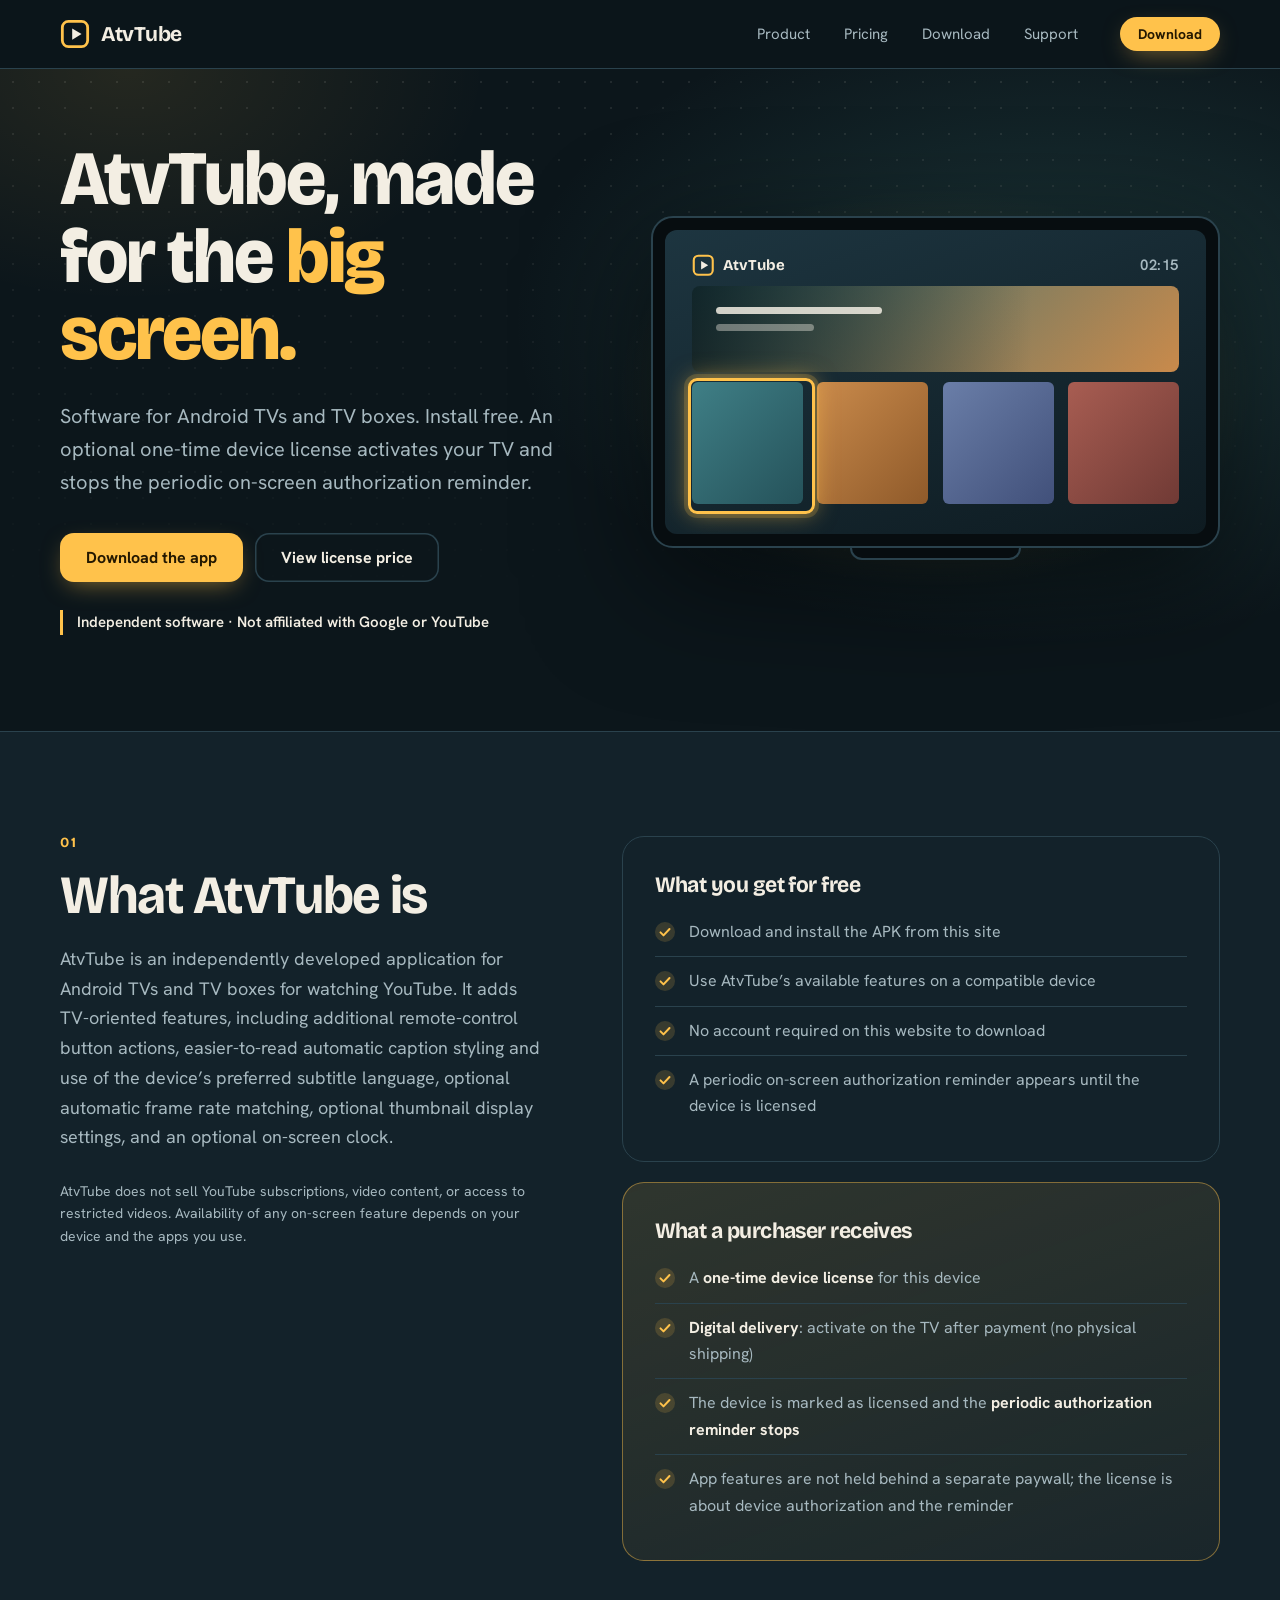
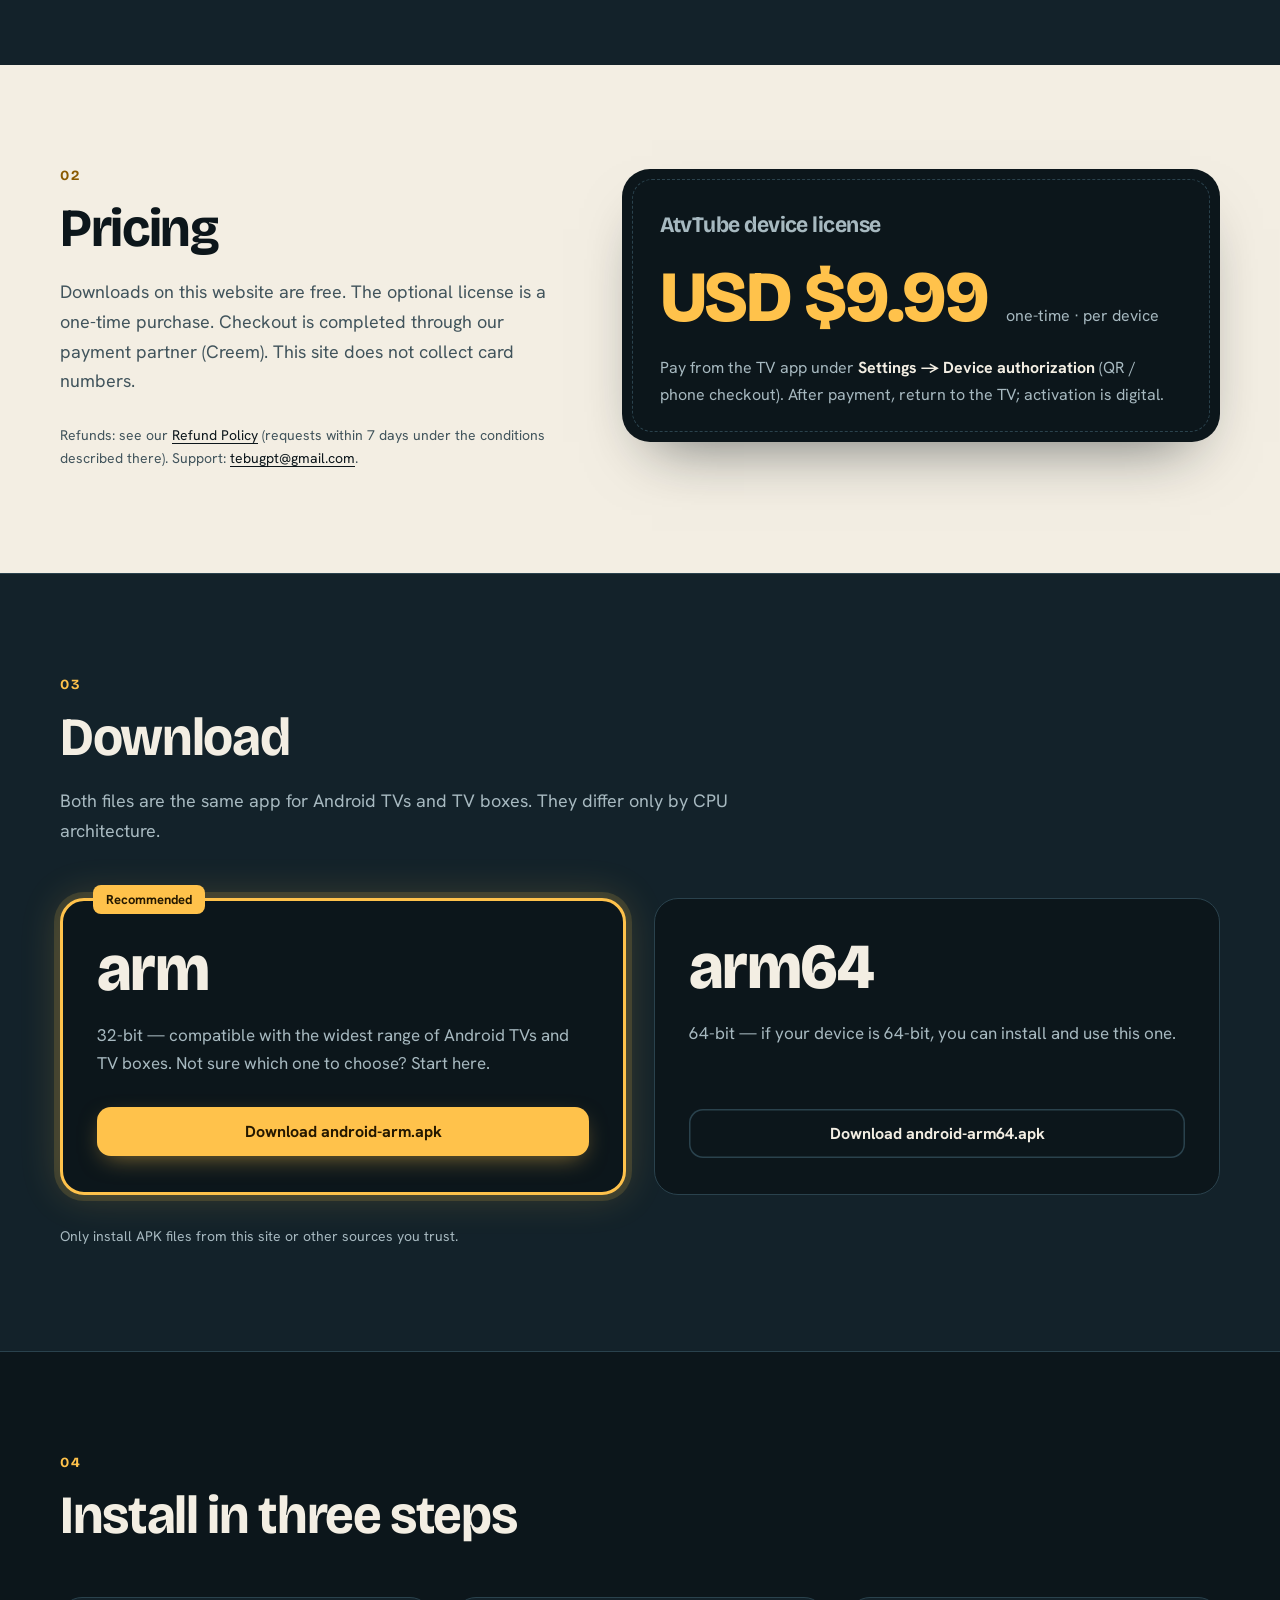
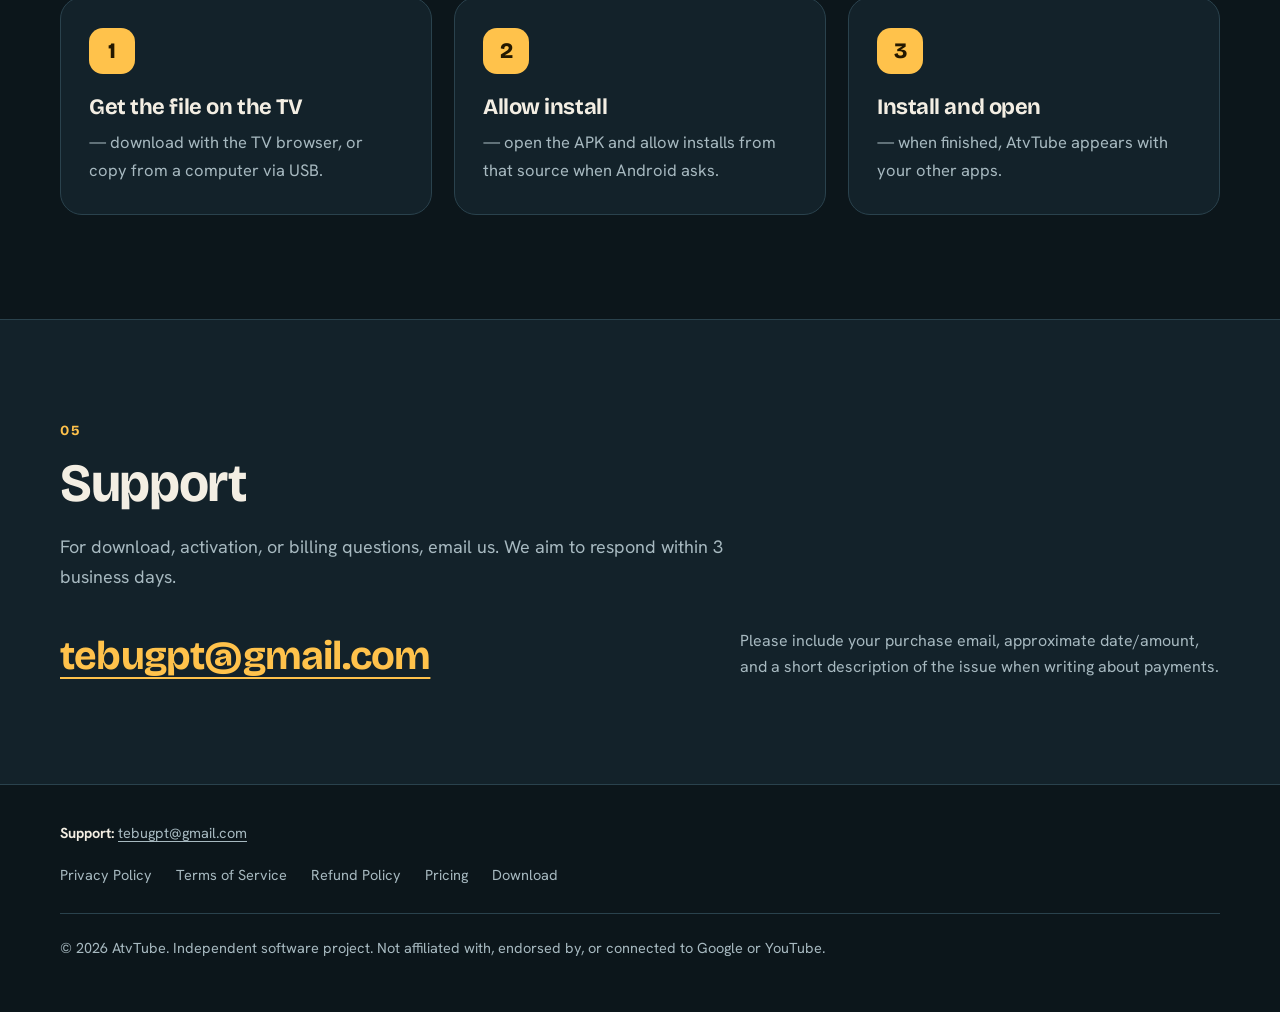
<file: index.html>
<!doctype html>
<html lang="en">
<head>
<meta charset="utf-8">
<meta name="viewport" content="width=device-width,initial-scale=1">
<meta name="theme-color" content="#0c161b">
<meta name="description" content="AtvTube is software for Android TV and TV boxes. Download free. Optional one-time device license stops the on-screen reminder. Support: tebugpt@gmail.com">
<meta property="og:title" content="AtvTube — Android TV software">
<meta property="og:type" content="website">
<meta property="og:url" content="https://atvtube.tubegpt.de5.net/">
<title>AtvTube — for Android TV and TV boxes</title>
<link rel="icon" href="assets/favicon.svg" type="image/svg+xml">
<link rel="preconnect" href="https://fonts.googleapis.com">
<link rel="preconnect" href="https://fonts.gstatic.com" crossorigin>
<link rel="stylesheet" href="https://fonts.googleapis.com/css2?family=Bricolage+Grotesque:opsz,wdth,wght@12..96,75..100,500..800&family=Hanken+Grotesk:wght@400;500;600;700&display=swap">
<link rel="stylesheet" href="assets/css/style.css">
<script src="assets/js/config.js" defer></script>
<script src="assets/js/site.js" defer></script>
</head>
<body>
<header class="site-header"><div class="wrap">
<a class="brand" href="#top" aria-label="AtvTube"><svg viewBox="0 0 64 64" aria-hidden="true"><rect x="5" y="5" width="54" height="54" rx="13" fill="none" stroke="#ffc24b" stroke-width="6"/><path d="M26 20v24l20-12z" fill="#f3eee3"/></svg>AtvTube</a>
<nav class="nav" aria-label="Main">
  <a href="#product">Product</a>
  <a href="#pricing">Pricing</a>
  <a href="#download">Download</a>
  <a href="#support">Support</a>
</nav>
<div class="header-tools">
  <a class="btn btn-focus btn-sm" href="#download">Download</a>
</div>
</div></header>

<main id="top">
<section class="hero"><div class="wrap">
<div>
  <h1>AtvTube, made for the <em>big screen.</em></h1>
  <p class="lead">Software for Android TVs and TV boxes. Install free. An optional one-time device license activates your TV and stops the periodic on-screen authorization reminder.</p>
  <div class="hero-actions">
    <a class="btn btn-focus" href="#download">Download the app</a>
    <a class="btn btn-line" href="#pricing">View license price</a>
  </div>
  <p class="hero-meta">Independent software · Not affiliated with Google or YouTube</p>
</div>
<div class="tv" aria-hidden="true">
  <div class="tv-bezel"><div class="tv-screen">
    <div class="tv-bar">
      <svg viewBox="0 0 64 64"><rect x="5" y="5" width="54" height="54" rx="13" fill="none" stroke="#ffc24b" stroke-width="6"/><path d="M26 20v24l20-12z" fill="#f3eee3"/></svg>AtvTube
      <span class="tv-clock" data-clock>20:45</span>
    </div>
    <div class="tv-feature"></div>
    <div class="tv-grid">
      <div class="tv-tiles"><span></span><span></span><span></span><span></span></div>
      <div class="tv-ring"></div>
    </div>
  </div></div>
  <div class="tv-stand"></div>
</div>
</div></section>

<section class="section band" id="product"><div class="wrap split">
  <div>
    <span class="num" aria-hidden="true">01</span>
    <h2>What AtvTube is</h2>
    <p class="lead-sm">AtvTube is an independently developed application for Android TVs and TV boxes for watching YouTube. It adds TV-oriented features, including additional remote-control button actions, easier-to-read automatic caption styling and use of the device’s preferred subtitle language, optional automatic frame rate matching, optional thumbnail display settings, and an optional on-screen clock.</p>
    <p class="disclaimer">AtvTube does not sell YouTube subscriptions, video content, or access to restricted videos. Availability of any on-screen feature depends on your device and the apps you use.</p>
  </div>
  <div class="stack">
    <div class="card">
      <h3>What you get for free</h3>
      <ul class="ticks">
        <li>Download and install the APK from this site</li>
        <li>Use AtvTube’s available features on a compatible device</li>
        <li>No account required on this website to download</li>
        <li>A periodic on-screen authorization reminder appears until the device is licensed</li>
      </ul>
    </div>
    <div class="card hl">
      <h3>What a purchaser receives</h3>
      <ul class="ticks">
        <li>A <strong>one-time device license</strong> for this device</li>
        <li><strong>Digital delivery</strong>: activate on the TV after payment (no physical shipping)</li>
        <li>The device is marked as licensed and the <strong>periodic authorization reminder stops</strong></li>
        <li>App features are not held behind a separate paywall; the license is about device authorization and the reminder</li>
      </ul>
    </div>
  </div>
</div></section>

<section class="section light" id="pricing"><div class="wrap split">
  <div>
    <span class="num" aria-hidden="true">02</span>
    <h2>Pricing</h2>
    <p class="lead-sm">Downloads on this website are free. The optional license is a one-time purchase. Checkout is completed through our payment partner (Creem). This site does not collect card numbers.</p>
    <p class="disclaimer">Refunds: see our <a href="refund.html">Refund Policy</a> (requests within 7 days under the conditions described there). Support: <a data-contact href="mailto:tebugpt@gmail.com"><span data-contact-text>tebugpt@gmail.com</span></a>.</p>
  </div>
  <div class="price-card">
    <h3>AtvTube device license</h3>
    <div class="price-box">
      <span class="amount" data-price>USD $9.99</span>
      <span class="note" data-price-note>one-time · per device</span>
    </div>
    <p>Pay from the TV app under <strong>Settings → Device authorization</strong> (QR / phone checkout). After payment, return to the TV; activation is digital.</p>
  </div>
</div></section>

<section class="section band" id="download"><div class="wrap">
  <span class="num" aria-hidden="true">03</span>
  <h2>Download</h2>
  <p class="lead-sm">Both files are the same app for Android TVs and TV boxes. They differ only by CPU architecture.</p>
  <div class="dl-grid">
    <div class="dl rec">
      <span class="dl-badge">Recommended</span>
      <h3>arm</h3>
      <p>32-bit — compatible with the widest range of Android TVs and TV boxes. Not sure which one to choose? Start here.</p>
      <a class="btn btn-focus" data-dl-arm href="https://github.com/92baby/AtvTube-Website/releases/latest/download/android-arm.apk">Download android-arm.apk</a>
    </div>
    <div class="dl">
      <h3>arm64</h3>
      <p>64-bit — if your device is 64-bit, you can install and use this one.</p>
      <a class="btn btn-line" data-dl-arm64 href="https://github.com/92baby/AtvTube-Website/releases/latest/download/android-arm64.apk">Download android-arm64.apk</a>
    </div>
  </div>
  <p class="disclaimer version" data-version-wrap hidden>Current package: <span data-version></span></p>
  <p class="disclaimer dl-note">Only install APK files from this site or other sources you trust.</p>
</div></section>

<section class="section" id="install"><div class="wrap">
  <span class="num" aria-hidden="true">04</span>
  <h2>Install in three steps</h2>
  <ol class="steps">
    <li><strong>Get the file on the TV</strong> — download with the TV browser, or copy from a computer via USB.</li>
    <li><strong>Allow install</strong> — open the APK and allow installs from that source when Android asks.</li>
    <li><strong>Install and open</strong> — when finished, AtvTube appears with your other apps.</li>
  </ol>
</div></section>

<section class="section band" id="support"><div class="wrap">
  <span class="num" aria-hidden="true">05</span>
  <h2>Support</h2>
  <p class="lead-sm">For download, activation, or billing questions, email us. We aim to respond within 3 business days.</p>
  <div class="support" style="margin-top:36px">
    <a class="mail" data-contact href="mailto:tebugpt@gmail.com"><span data-contact-text>tebugpt@gmail.com</span></a>
    <p class="aside">Please include your purchase email, approximate date/amount, and a short description of the issue when writing about payments.</p>
  </div>
</div></section>
</main>

<footer class="site-footer"><div class="wrap">
  <p><strong>Support:</strong> <a data-contact href="mailto:tebugpt@gmail.com"><span data-contact-text>tebugpt@gmail.com</span></a></p>
  <nav class="legal-nav" aria-label="Legal">
    <a href="privacy.html">Privacy Policy</a>
    <a href="terms.html">Terms of Service</a>
    <a href="refund.html">Refund Policy</a>
    <a href="#pricing">Pricing</a>
    <a href="#download">Download</a>
  </nav>
  <p class="copy">© <span data-year>2026</span> AtvTube. Independent software project. Not affiliated with, endorsed by, or connected to Google or YouTube.</p>
</div></footer>
</body>
</html>
</file>
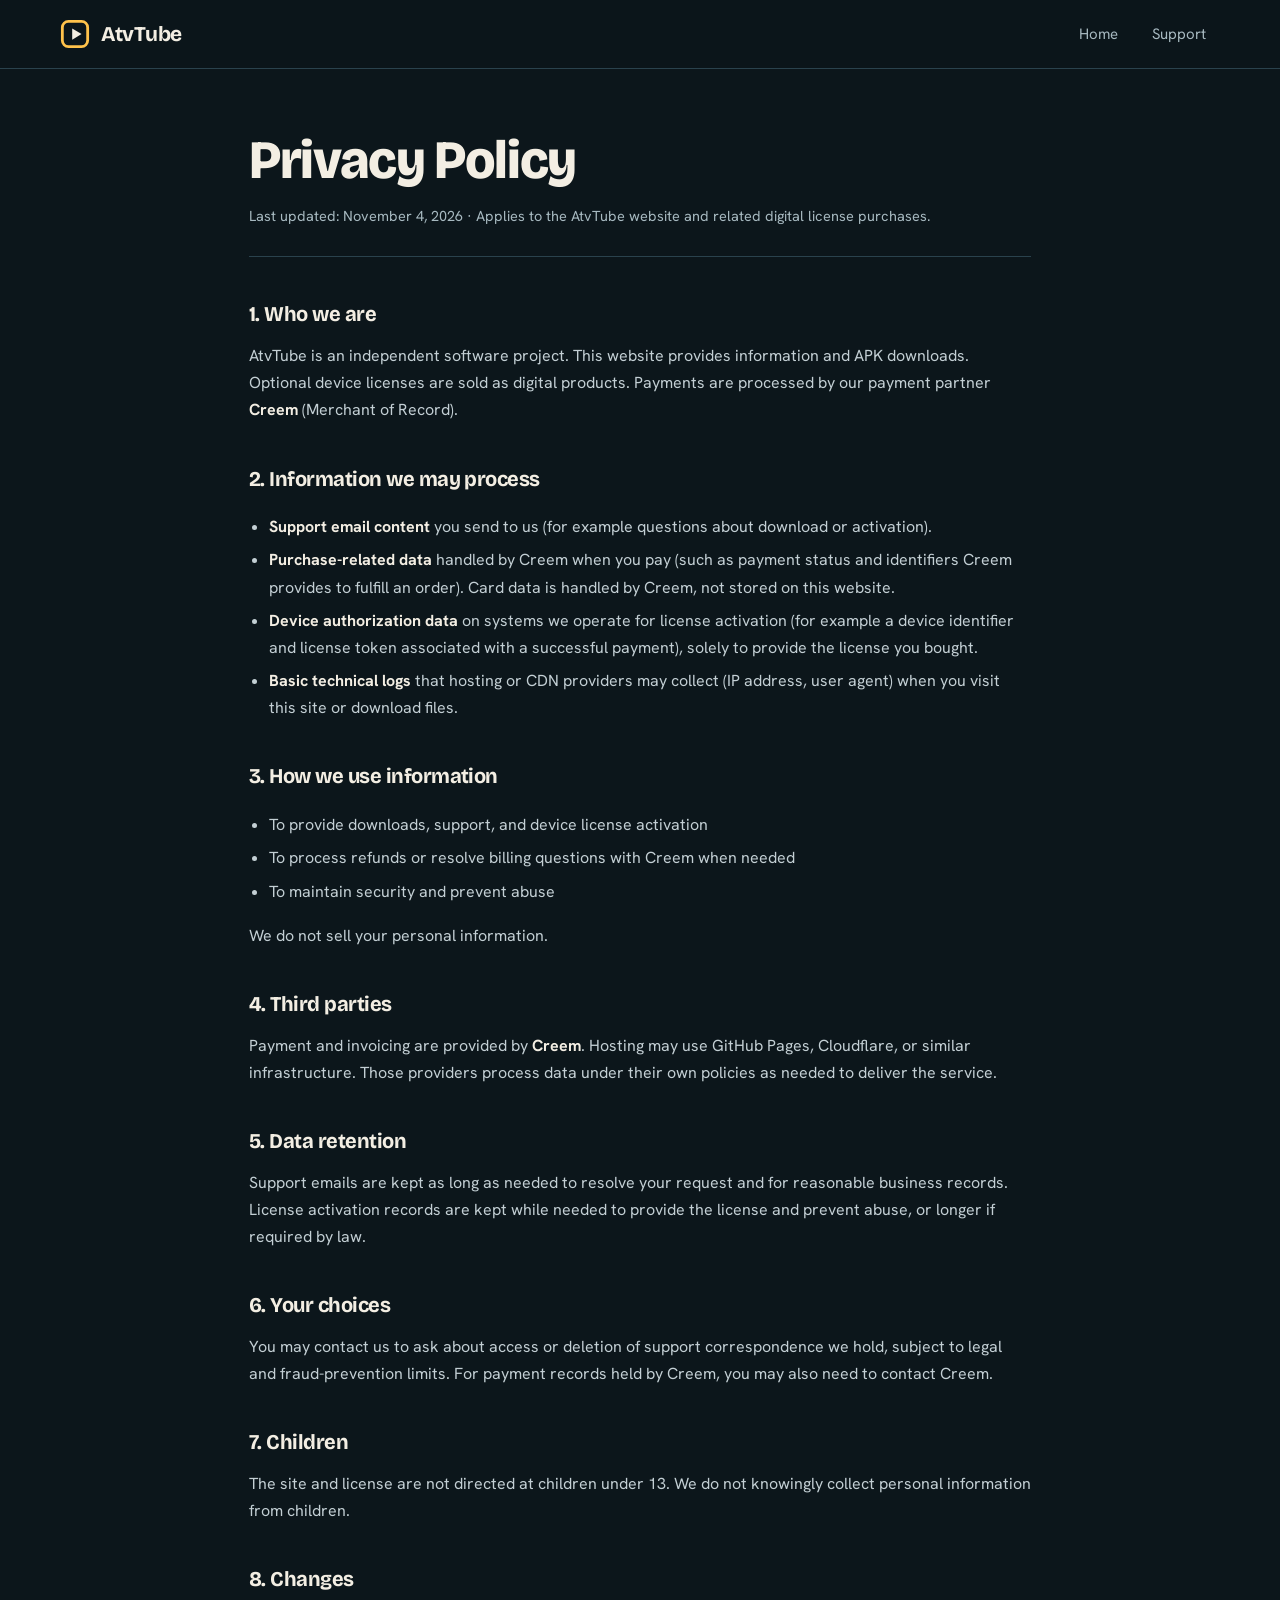
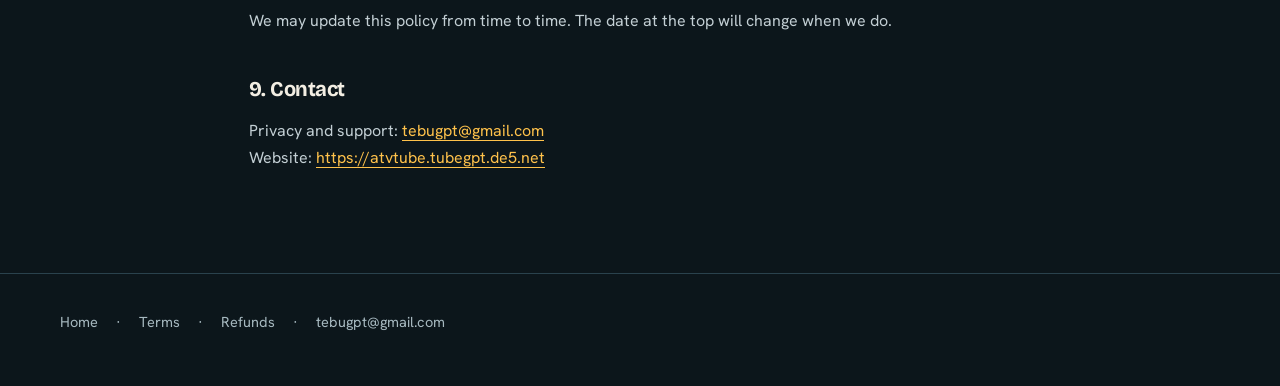
<file: privacy.html>
<!doctype html>
<html lang="en">
<head>
<meta charset="utf-8">
<meta name="viewport" content="width=device-width,initial-scale=1">
<meta name="description" content="Privacy Policy for AtvTube.">
<title>Privacy Policy — AtvTube</title>
<link rel="icon" href="assets/favicon.svg" type="image/svg+xml">
<link rel="stylesheet" href="https://fonts.googleapis.com/css2?family=Bricolage+Grotesque:opsz,wdth,wght@12..96,75..100,500..800&family=Hanken+Grotesk:wght@400;500;600;700&display=swap">
<link rel="stylesheet" href="assets/css/style.css">
<script src="assets/js/config.js" defer></script>
<script src="assets/js/site.js" defer></script>
</head>
<body>
<header class="site-header"><div class="wrap">
<a class="brand" href="index.html" aria-label="AtvTube"><svg viewBox="0 0 64 64" aria-hidden="true"><rect x="5" y="5" width="54" height="54" rx="13" fill="none" stroke="#ffc24b" stroke-width="6"/><path d="M26 20v24l20-12z" fill="#f3eee3"/></svg>AtvTube</a>
<nav class="nav"><a href="index.html">Home</a><a href="index.html#support">Support</a></nav>
</div></header>
<main class="wrap doc">
  <h1>Privacy Policy</h1>
  <p class="meta">Last updated: November 4, 2026 · Applies to the AtvTube website and related digital license purchases.</p>

  <h2>1. Who we are</h2>
  <p>AtvTube is an independent software project. This website provides information and APK downloads. Optional device licenses are sold as digital products. Payments are processed by our payment partner <strong style="color:var(--paper)">Creem</strong> (Merchant of Record).</p>

  <h2>2. Information we may process</h2>
  <ul>
    <li><strong style="color:var(--paper)">Support email content</strong> you send to us (for example questions about download or activation).</li>
    <li><strong style="color:var(--paper)">Purchase-related data</strong> handled by Creem when you pay (such as payment status and identifiers Creem provides to fulfill an order). Card data is handled by Creem, not stored on this website.</li>
    <li><strong style="color:var(--paper)">Device authorization data</strong> on systems we operate for license activation (for example a device identifier and license token associated with a successful payment), solely to provide the license you bought.</li>
    <li><strong style="color:var(--paper)">Basic technical logs</strong> that hosting or CDN providers may collect (IP address, user agent) when you visit this site or download files.</li>
  </ul>

  <h2>3. How we use information</h2>
  <ul>
    <li>To provide downloads, support, and device license activation</li>
    <li>To process refunds or resolve billing questions with Creem when needed</li>
    <li>To maintain security and prevent abuse</li>
  </ul>
  <p>We do not sell your personal information.</p>

  <h2>4. Third parties</h2>
  <p>Payment and invoicing are provided by <strong style="color:var(--paper)">Creem</strong>. Hosting may use GitHub Pages, Cloudflare, or similar infrastructure. Those providers process data under their own policies as needed to deliver the service.</p>

  <h2>5. Data retention</h2>
  <p>Support emails are kept as long as needed to resolve your request and for reasonable business records. License activation records are kept while needed to provide the license and prevent abuse, or longer if required by law.</p>

  <h2>6. Your choices</h2>
  <p>You may contact us to ask about access or deletion of support correspondence we hold, subject to legal and fraud-prevention limits. For payment records held by Creem, you may also need to contact Creem.</p>

  <h2>7. Children</h2>
  <p>The site and license are not directed at children under 13. We do not knowingly collect personal information from children.</p>

  <h2>8. Changes</h2>
  <p>We may update this policy from time to time. The date at the top will change when we do.</p>

  <h2>9. Contact</h2>
  <p>Privacy and support: <a data-contact href="mailto:tebugpt@gmail.com"><span data-contact-text>tebugpt@gmail.com</span></a><br>
  Website: <a href="https://atvtube.tubegpt.de5.net">https://atvtube.tubegpt.de5.net</a></p>
</main>
<footer class="site-footer simple"><div class="wrap">
  <a href="index.html">Home</a> ·
  <a href="terms.html">Terms</a> ·
  <a href="refund.html">Refunds</a> ·
  <a data-contact href="mailto:tebugpt@gmail.com"><span data-contact-text>tebugpt@gmail.com</span></a>
</div></footer>
</body>
</html>
</file>
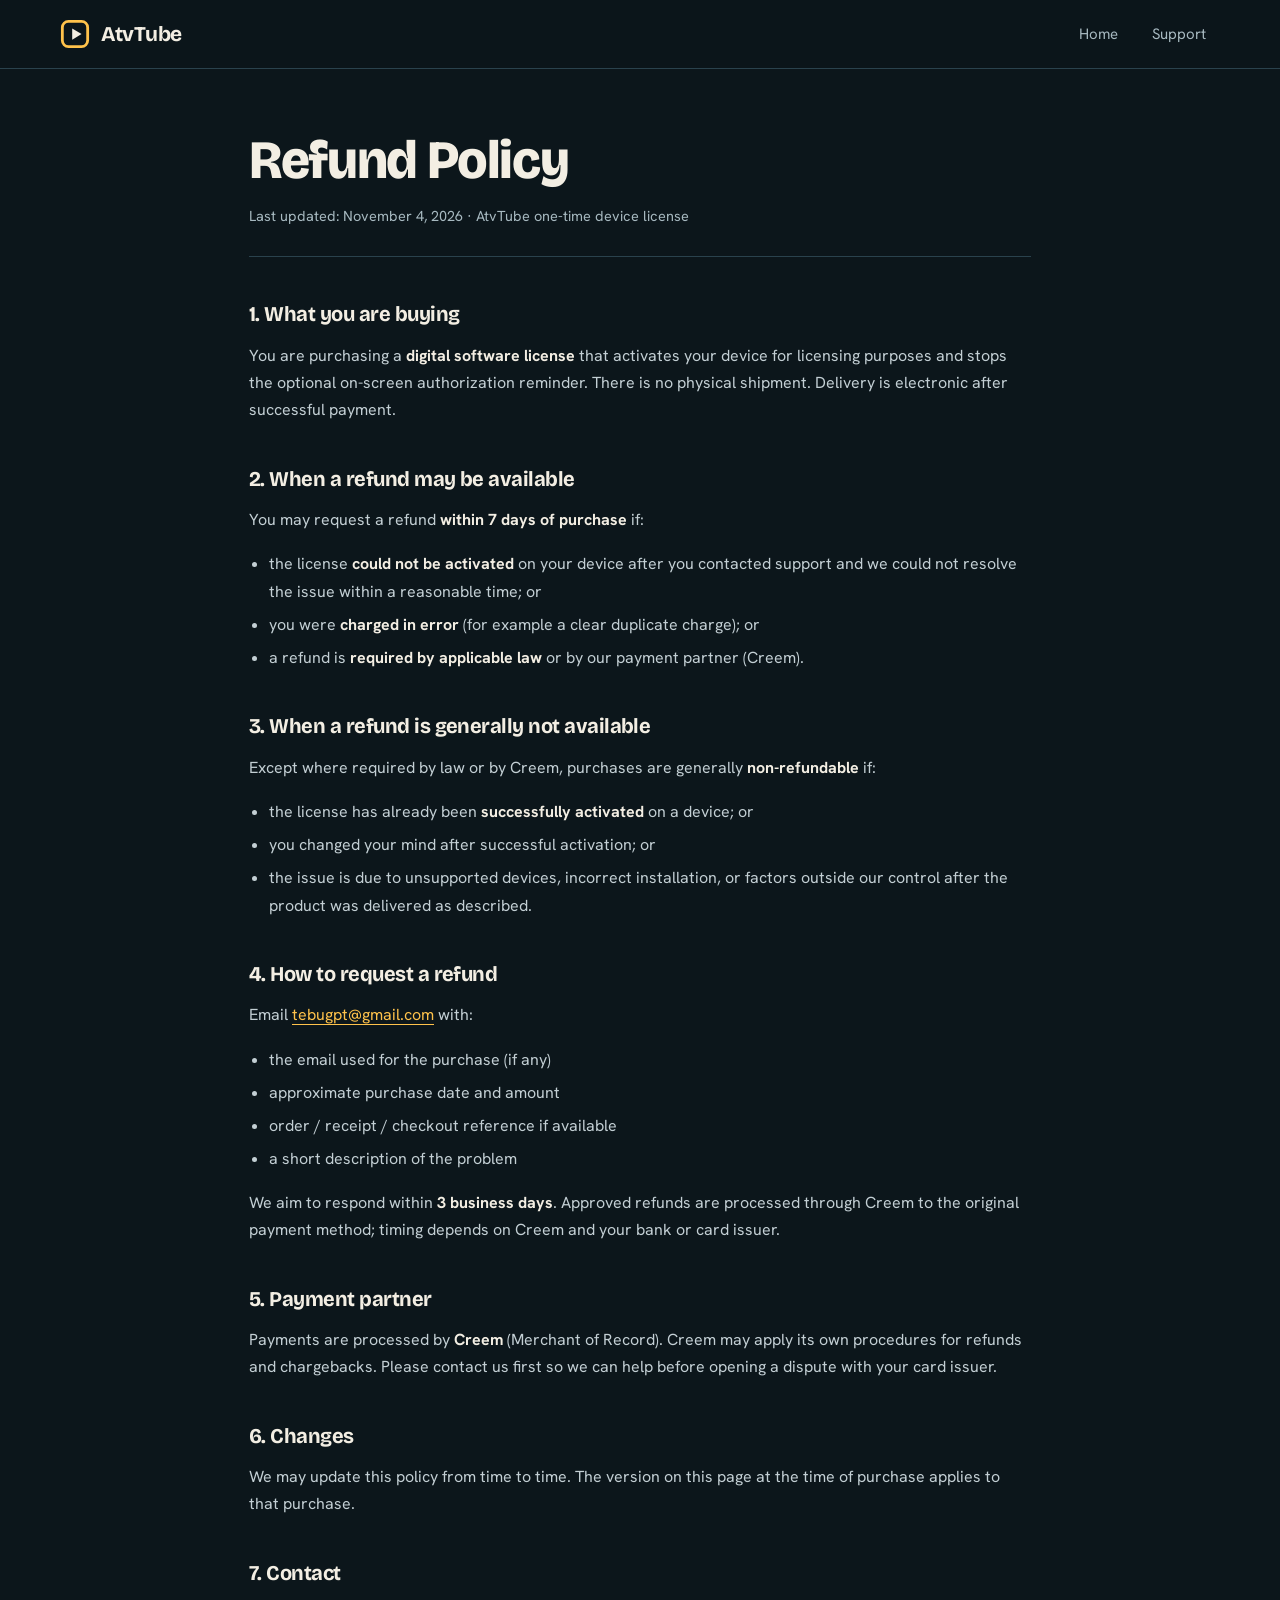
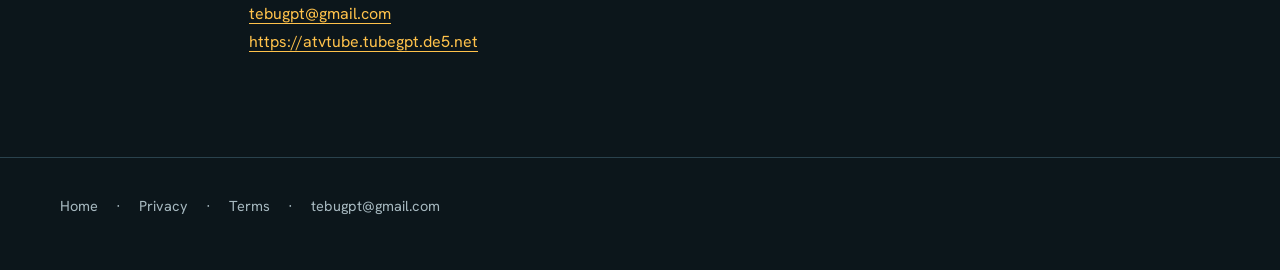
<file: refund.html>
<!doctype html>
<html lang="en">
<head>
<meta charset="utf-8">
<meta name="viewport" content="width=device-width,initial-scale=1">
<meta name="description" content="Refund Policy for AtvTube device license.">
<title>Refund Policy — AtvTube</title>
<link rel="icon" href="assets/favicon.svg" type="image/svg+xml">
<link rel="stylesheet" href="https://fonts.googleapis.com/css2?family=Bricolage+Grotesque:opsz,wdth,wght@12..96,75..100,500..800&family=Hanken+Grotesk:wght@400;500;600;700&display=swap">
<link rel="stylesheet" href="assets/css/style.css">
<script src="assets/js/config.js" defer></script>
<script src="assets/js/site.js" defer></script>
</head>
<body>
<header class="site-header"><div class="wrap">
<a class="brand" href="index.html" aria-label="AtvTube"><svg viewBox="0 0 64 64" aria-hidden="true"><rect x="5" y="5" width="54" height="54" rx="13" fill="none" stroke="#ffc24b" stroke-width="6"/><path d="M26 20v24l20-12z" fill="#f3eee3"/></svg>AtvTube</a>
<nav class="nav"><a href="index.html">Home</a><a href="index.html#support">Support</a></nav>
</div></header>
<main class="wrap doc">
  <h1>Refund Policy</h1>
  <p class="meta">Last updated: November 4, 2026 · AtvTube one-time device license</p>

  <h2>1. What you are buying</h2>
  <p>You are purchasing a <strong style="color:var(--paper)">digital software license</strong> that activates your device for licensing purposes and stops the optional on-screen authorization reminder. There is no physical shipment. Delivery is electronic after successful payment.</p>

  <h2>2. When a refund may be available</h2>
  <p>You may request a refund <strong style="color:var(--paper)">within 7 days of purchase</strong> if:</p>
  <ul>
    <li>the license <strong style="color:var(--paper)">could not be activated</strong> on your device after you contacted support and we could not resolve the issue within a reasonable time; or</li>
    <li>you were <strong style="color:var(--paper)">charged in error</strong> (for example a clear duplicate charge); or</li>
    <li>a refund is <strong style="color:var(--paper)">required by applicable law</strong> or by our payment partner (Creem).</li>
  </ul>

  <h2>3. When a refund is generally not available</h2>
  <p>Except where required by law or by Creem, purchases are generally <strong style="color:var(--paper)">non-refundable</strong> if:</p>
  <ul>
    <li>the license has already been <strong style="color:var(--paper)">successfully activated</strong> on a device; or</li>
    <li>you changed your mind after successful activation; or</li>
    <li>the issue is due to unsupported devices, incorrect installation, or factors outside our control after the product was delivered as described.</li>
  </ul>

  <h2>4. How to request a refund</h2>
  <p>Email <a data-contact href="mailto:tebugpt@gmail.com"><span data-contact-text>tebugpt@gmail.com</span></a> with:</p>
  <ul>
    <li>the email used for the purchase (if any)</li>
    <li>approximate purchase date and amount</li>
    <li>order / receipt / checkout reference if available</li>
    <li>a short description of the problem</li>
  </ul>
  <p>We aim to respond within <strong style="color:var(--paper)">3 business days</strong>. Approved refunds are processed through Creem to the original payment method; timing depends on Creem and your bank or card issuer.</p>

  <h2>5. Payment partner</h2>
  <p>Payments are processed by <strong style="color:var(--paper)">Creem</strong> (Merchant of Record). Creem may apply its own procedures for refunds and chargebacks. Please contact us first so we can help before opening a dispute with your card issuer.</p>

  <h2>6. Changes</h2>
  <p>We may update this policy from time to time. The version on this page at the time of purchase applies to that purchase.</p>

  <h2>7. Contact</h2>
  <p><a data-contact href="mailto:tebugpt@gmail.com"><span data-contact-text>tebugpt@gmail.com</span></a><br>
  <a href="https://atvtube.tubegpt.de5.net">https://atvtube.tubegpt.de5.net</a></p>
</main>
<footer class="site-footer simple"><div class="wrap">
  <a href="index.html">Home</a> ·
  <a href="privacy.html">Privacy</a> ·
  <a href="terms.html">Terms</a> ·
  <a data-contact href="mailto:tebugpt@gmail.com"><span data-contact-text>tebugpt@gmail.com</span></a>
</div></footer>
</body>
</html>
</file>
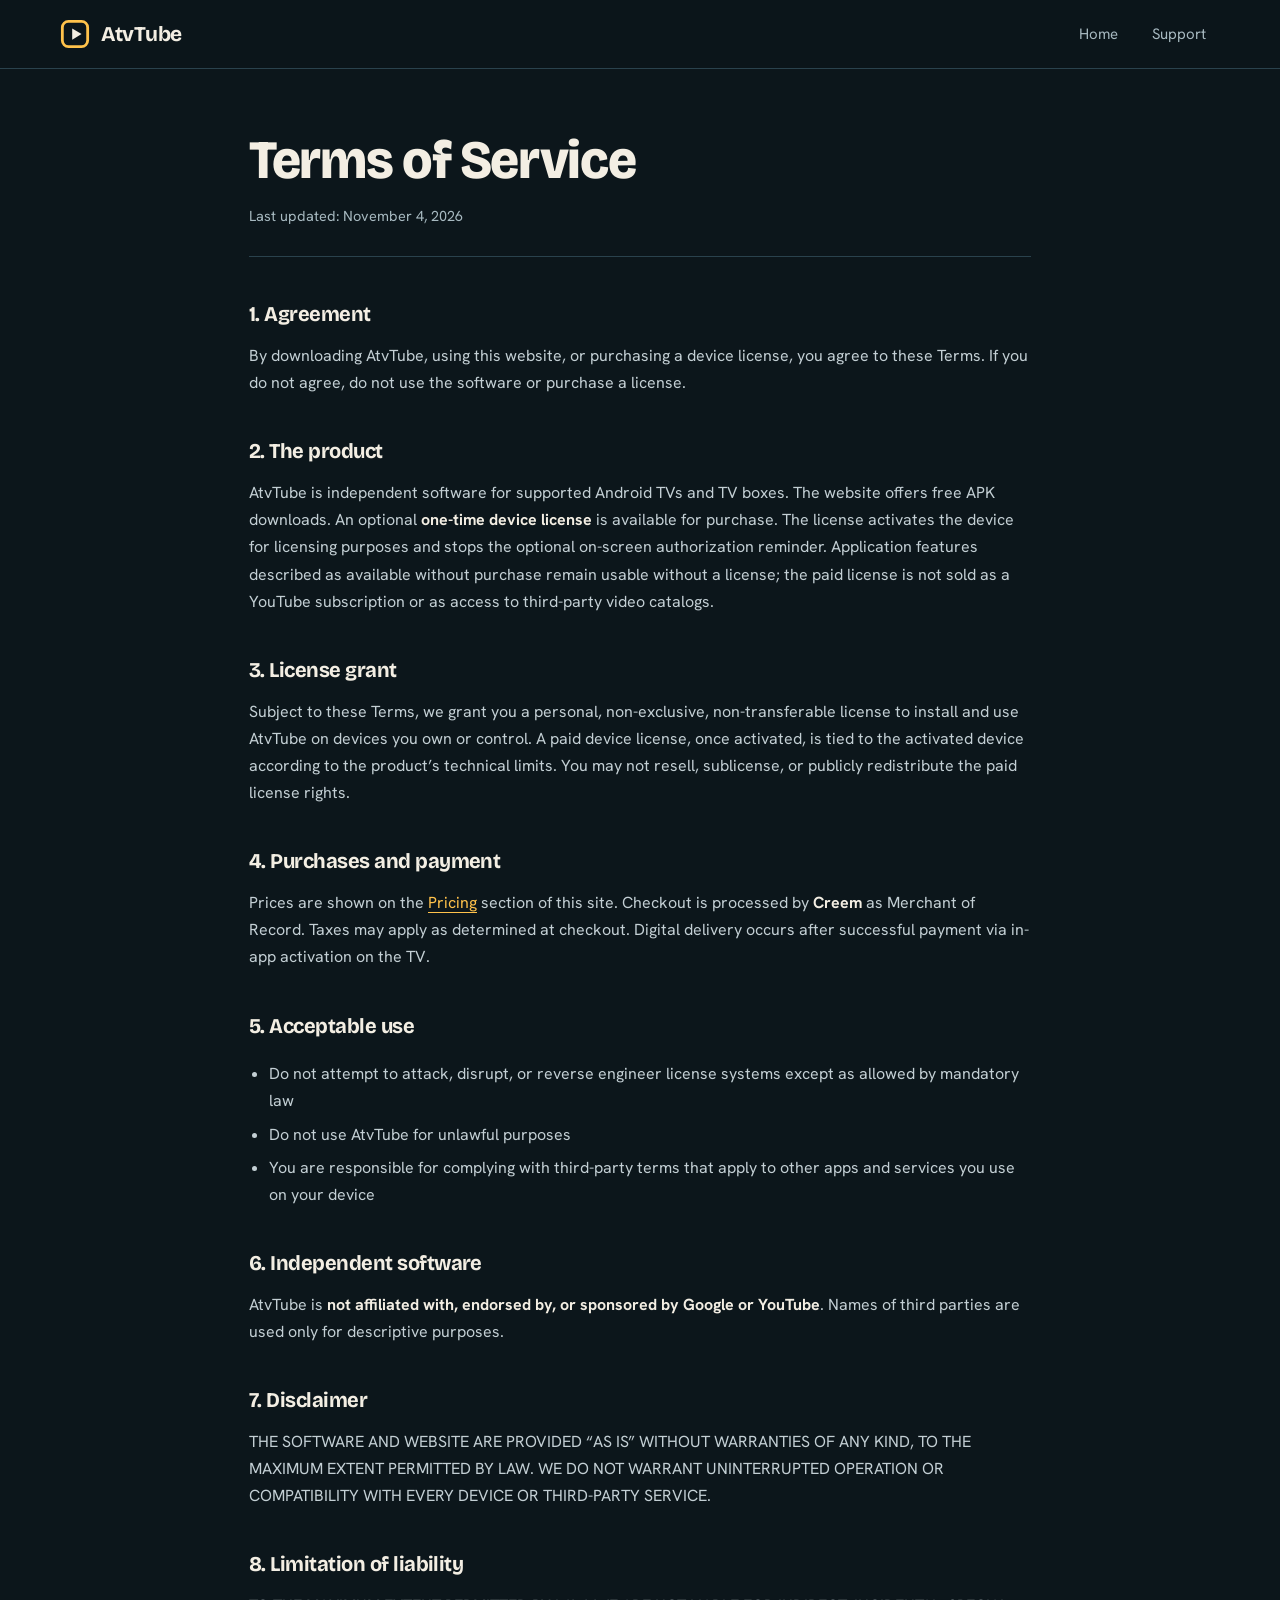
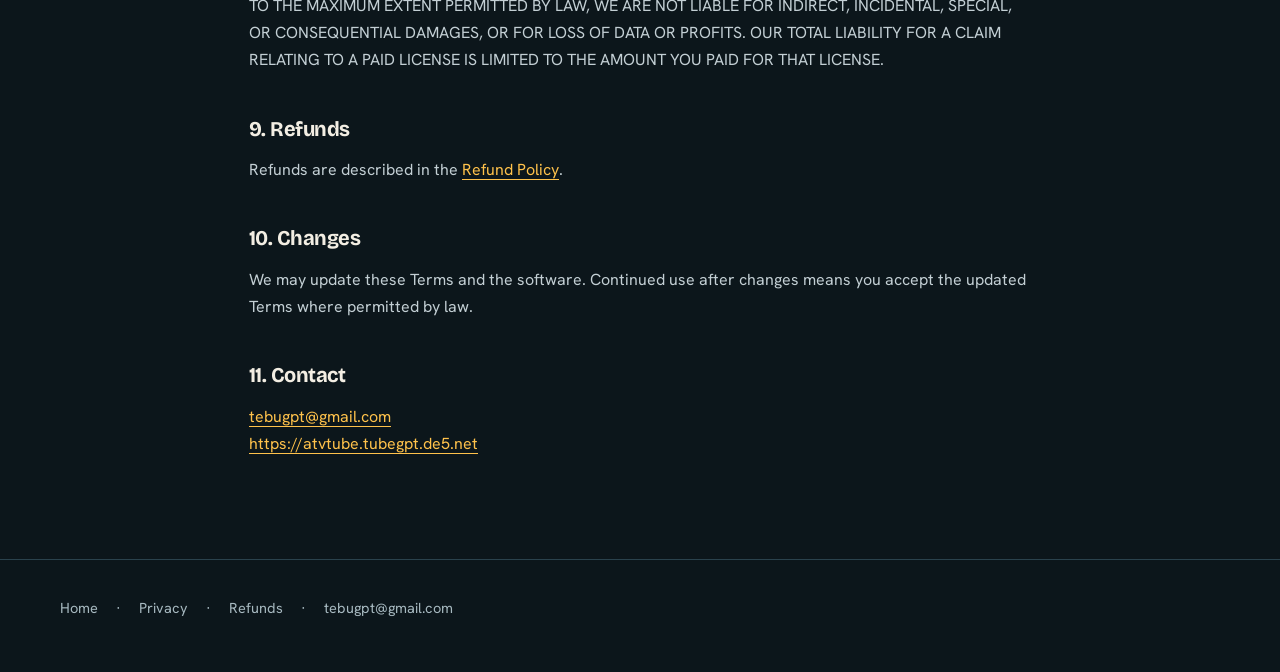
<file: terms.html>
<!doctype html>
<html lang="en">
<head>
<meta charset="utf-8">
<meta name="viewport" content="width=device-width,initial-scale=1">
<meta name="description" content="Terms of Service for AtvTube.">
<title>Terms of Service — AtvTube</title>
<link rel="icon" href="assets/favicon.svg" type="image/svg+xml">
<link rel="stylesheet" href="https://fonts.googleapis.com/css2?family=Bricolage+Grotesque:opsz,wdth,wght@12..96,75..100,500..800&family=Hanken+Grotesk:wght@400;500;600;700&display=swap">
<link rel="stylesheet" href="assets/css/style.css">
<script src="assets/js/config.js" defer></script>
<script src="assets/js/site.js" defer></script>
</head>
<body>
<header class="site-header"><div class="wrap">
<a class="brand" href="index.html" aria-label="AtvTube"><svg viewBox="0 0 64 64" aria-hidden="true"><rect x="5" y="5" width="54" height="54" rx="13" fill="none" stroke="#ffc24b" stroke-width="6"/><path d="M26 20v24l20-12z" fill="#f3eee3"/></svg>AtvTube</a>
<nav class="nav"><a href="index.html">Home</a><a href="index.html#support">Support</a></nav>
</div></header>
<main class="wrap doc">
  <h1>Terms of Service</h1>
  <p class="meta">Last updated: November 4, 2026</p>

  <h2>1. Agreement</h2>
  <p>By downloading AtvTube, using this website, or purchasing a device license, you agree to these Terms. If you do not agree, do not use the software or purchase a license.</p>

  <h2>2. The product</h2>
  <p>AtvTube is independent software for supported Android TVs and TV boxes. The website offers free APK downloads. An optional <strong style="color:var(--paper)">one-time device license</strong> is available for purchase. The license activates the device for licensing purposes and stops the optional on-screen authorization reminder. Application features described as available without purchase remain usable without a license; the paid license is not sold as a YouTube subscription or as access to third-party video catalogs.</p>

  <h2>3. License grant</h2>
  <p>Subject to these Terms, we grant you a personal, non-exclusive, non-transferable license to install and use AtvTube on devices you own or control. A paid device license, once activated, is tied to the activated device according to the product’s technical limits. You may not resell, sublicense, or publicly redistribute the paid license rights.</p>

  <h2>4. Purchases and payment</h2>
  <p>Prices are shown on the <a href="index.html#pricing">Pricing</a> section of this site. Checkout is processed by <strong style="color:var(--paper)">Creem</strong> as Merchant of Record. Taxes may apply as determined at checkout. Digital delivery occurs after successful payment via in-app activation on the TV.</p>

  <h2>5. Acceptable use</h2>
  <ul>
    <li>Do not attempt to attack, disrupt, or reverse engineer license systems except as allowed by mandatory law</li>
    <li>Do not use AtvTube for unlawful purposes</li>
    <li>You are responsible for complying with third-party terms that apply to other apps and services you use on your device</li>
  </ul>

  <h2>6. Independent software</h2>
  <p>AtvTube is <strong style="color:var(--paper)">not affiliated with, endorsed by, or sponsored by Google or YouTube</strong>. Names of third parties are used only for descriptive purposes.</p>

  <h2>7. Disclaimer</h2>
  <p>THE SOFTWARE AND WEBSITE ARE PROVIDED “AS IS” WITHOUT WARRANTIES OF ANY KIND, TO THE MAXIMUM EXTENT PERMITTED BY LAW. WE DO NOT WARRANT UNINTERRUPTED OPERATION OR COMPATIBILITY WITH EVERY DEVICE OR THIRD-PARTY SERVICE.</p>

  <h2>8. Limitation of liability</h2>
  <p>TO THE MAXIMUM EXTENT PERMITTED BY LAW, WE ARE NOT LIABLE FOR INDIRECT, INCIDENTAL, SPECIAL, OR CONSEQUENTIAL DAMAGES, OR FOR LOSS OF DATA OR PROFITS. OUR TOTAL LIABILITY FOR A CLAIM RELATING TO A PAID LICENSE IS LIMITED TO THE AMOUNT YOU PAID FOR THAT LICENSE.</p>

  <h2>9. Refunds</h2>
  <p>Refunds are described in the <a href="refund.html">Refund Policy</a>.</p>

  <h2>10. Changes</h2>
  <p>We may update these Terms and the software. Continued use after changes means you accept the updated Terms where permitted by law.</p>

  <h2>11. Contact</h2>
  <p><a data-contact href="mailto:tebugpt@gmail.com"><span data-contact-text>tebugpt@gmail.com</span></a><br>
  <a href="https://atvtube.tubegpt.de5.net">https://atvtube.tubegpt.de5.net</a></p>
</main>
<footer class="site-footer simple"><div class="wrap">
  <a href="index.html">Home</a> ·
  <a href="privacy.html">Privacy</a> ·
  <a href="refund.html">Refunds</a> ·
  <a data-contact href="mailto:tebugpt@gmail.com"><span data-contact-text>tebugpt@gmail.com</span></a>
</div></footer>
</body>
</html>
</file>
<file: assets/css/style.css>
/* AtvTube — site styles */
:root{
  color-scheme:dark;
  --ink:#0c161b;--ink-2:#13222a;--ink-3:#1b303a;--line:#2a424d;
  --paper:#f3eee3;--mute:#a7b9c0;
  --focus:#ffc24b;--focus-ink:#241800;--teal:#58b4ae;
  --max:1160px;
  --display:"Bricolage Grotesque","Noto Sans SC","PingFang SC","Microsoft YaHei",system-ui,sans-serif;
  --body:"Hanken Grotesk","Noto Sans SC","PingFang SC","Microsoft YaHei",system-ui,sans-serif;
}
*{box-sizing:border-box}
html{scroll-behavior:smooth;scroll-padding-top:84px}
body{margin:0;background:var(--ink);color:var(--paper);font:400 17px/1.65 var(--body);-webkit-font-smoothing:antialiased;overflow-x:hidden}
a{color:inherit}
img,svg{display:block;max-width:100%}
[hidden]{display:none!important}
:focus-visible{outline:3px solid var(--focus);outline-offset:4px;border-radius:6px}
.wrap{width:min(var(--max),calc(100% - 40px));margin-inline:auto}
h1,h2,h3{font-family:var(--display);margin:0;letter-spacing:-.025em;font-variation-settings:"wdth" 96}
strong{font-weight:700}

/* header */
.site-header{position:sticky;top:0;z-index:20;background:color-mix(in srgb,var(--ink) 86%,transparent);backdrop-filter:blur(14px);-webkit-backdrop-filter:blur(14px);border-bottom:1px solid var(--line)}
.site-header .wrap{height:68px;display:flex;align-items:center;gap:28px}
.brand{display:inline-flex;align-items:center;gap:11px;font:700 21px/1 var(--display);letter-spacing:-.02em;text-decoration:none}
.brand svg{width:30px;height:30px}
.nav{display:flex;gap:6px;margin-left:auto;font-size:15px}
.nav a{text-decoration:none;color:var(--mute);padding:8px 14px;border-radius:999px;transition:background .15s,color .15s}
.nav a:hover{color:var(--paper);background:var(--ink-3)}
.header-tools{display:flex;gap:10px;align-items:center}
.nav + .header-tools{margin-left:0}
.brand + .header-tools{margin-left:auto}

/* buttons */
.btn{display:inline-flex;align-items:center;justify-content:center;gap:10px;border:0;border-radius:14px;padding:15px 26px;font:700 16px/1.2 var(--body);text-decoration:none;cursor:pointer;transition:transform .15s ease,box-shadow .15s ease}
.btn-focus{background:var(--focus);color:var(--focus-ink);box-shadow:0 8px 24px -8px rgba(255,194,75,.55)}
.btn-focus:hover{transform:translateY(-2px);box-shadow:0 12px 28px -8px rgba(255,194,75,.7)}
.btn-line{background:none;color:var(--paper);box-shadow:inset 0 0 0 1.5px var(--line)}
.btn-line:hover{box-shadow:inset 0 0 0 1.5px var(--mute)}
.btn-sm{padding:9px 18px;font-size:14px;border-radius:999px}

/* hero */
.hero{position:relative;padding:72px 0 96px;overflow:hidden;isolation:isolate}
.hero::before{content:"";position:absolute;inset:0;z-index:-2;background:
  radial-gradient(60% 70% at 82% 38%,rgba(88,180,174,.20),transparent 70%),
  radial-gradient(40% 50% at 10% 0%,rgba(255,194,75,.10),transparent 70%)}
.hero::after{content:"";position:absolute;inset:0;z-index:-1;background-image:radial-gradient(rgba(243,238,227,.10) 1px,transparent 1.2px);background-size:26px 26px;-webkit-mask-image:linear-gradient(180deg,#000 0,transparent 85%);mask-image:linear-gradient(180deg,#000 0,transparent 85%)}
.hero .wrap{display:grid;grid-template-columns:minmax(0,1fr) minmax(0,1.08fr);gap:64px;align-items:center}
h1{font-size:clamp(42px,6vw,78px);line-height:1.01;font-weight:800}
h1 em{font-style:normal;color:var(--focus)}
.hero p.lead{font-size:20px;color:var(--mute);max-width:30em;margin:26px 0 34px}
.hero-actions{display:flex;flex-wrap:wrap;gap:12px}
.hero-meta{margin:28px 0 0;font-size:15px;font-weight:600;color:var(--paper);padding-left:14px;border-left:3px solid var(--focus)}

/* TV illustration */
.tv{position:relative;filter:drop-shadow(0 34px 60px rgba(0,0,0,.55))}
.tv::before{content:"";position:absolute;inset:-8% -6%;z-index:-1;background:radial-gradient(closest-side,rgba(255,194,75,.14),transparent);}
.tv-bezel{background:#070d10;border:2px solid var(--line);border-radius:22px;padding:12px}
.tv-screen{background:linear-gradient(160deg,#1d3540,#0e1b21);border-radius:12px;padding:4.5% 5% 5.5%;aspect-ratio:16/9;display:flex;flex-direction:column;gap:4%;overflow:hidden}
.tv-bar{display:flex;align-items:center;gap:9px;font:700 clamp(11px,1.5vw,15px)/1 var(--display)}
.tv-bar svg{width:1.5em;height:1.5em}
.tv-clock{margin-left:auto;font:600 clamp(11px,1.5vw,15px)/1 var(--body);color:var(--mute);font-variant-numeric:tabular-nums;letter-spacing:.04em}
.tv-feature{flex:0 0 34%;border-radius:8px;background:
  linear-gradient(90deg,rgba(7,13,16,.75),transparent 70%),
  linear-gradient(135deg,#2f6f77,#c98a4b);position:relative;overflow:hidden}
.tv-feature::before,.tv-feature::after{content:"";position:absolute;left:5%;height:8%;border-radius:4px;background:rgba(243,238,227,.85)}
.tv-feature::before{top:24%;width:34%}
.tv-feature::after{top:44%;width:20%;background:rgba(243,238,227,.4)}
.tv-grid{position:relative;flex:1;min-height:0}
.tv-tiles{position:absolute;inset:0;display:grid;grid-template-columns:repeat(4,1fr);gap:3%}
.tv-tiles span{border-radius:6px}
.tv-tiles span:nth-child(1){background:linear-gradient(135deg,#3f7f86,#25525a)}
.tv-tiles span:nth-child(2){background:linear-gradient(135deg,#c98a4b,#8f5a2a)}
.tv-tiles span:nth-child(3){background:linear-gradient(135deg,#6a7ea8,#41507a)}
.tv-tiles span:nth-child(4){background:linear-gradient(135deg,#a85d52,#703a35)}
.tv-ring{position:absolute;left:0;top:0;width:23.2%;height:100%;margin:-4px;padding:4px;box-sizing:content-box;border:3px solid var(--focus);border-radius:9px;box-shadow:0 0 0 4px rgba(255,194,75,.18),0 0 22px rgba(255,194,75,.5);animation:ring 10s cubic-bezier(.6,0,.25,1) infinite}
@keyframes ring{
  0%,18%{left:0}
  25%,43%{left:25.6%}
  50%,68%{left:51.2%}
  75%,93%{left:76.8%}
  100%{left:0}
}
.tv-stand{width:30%;height:12px;margin:0 auto;background:#070d10;border:2px solid var(--line);border-top:0;border-radius:0 0 12px 12px}

/* sections */
.section{padding:104px 0;border-top:1px solid var(--line);position:relative}
.band{background:var(--ink-2)}
.num{display:block;font:700 14px/1 var(--display);letter-spacing:.14em;color:var(--focus);margin-bottom:18px}
.section h2{font-size:clamp(32px,4.2vw,54px);line-height:1.05;font-weight:700}
.lead-sm{color:var(--mute);max-width:38em;margin:20px 0 0;font-size:18px}
.disclaimer{font-size:14px;color:var(--mute);max-width:46em;margin:28px 0 0;line-height:1.6}
.disclaimer a{text-underline-offset:3px}

/* product */
.split{display:grid;grid-template-columns:minmax(0,.9fr) minmax(0,1.1fr);gap:72px;align-items:start}
.stack{display:grid;gap:20px}
.card{border:1px solid var(--line);border-radius:22px;padding:30px 32px;background:var(--ink-2)}
.card h3{font-size:22px;font-weight:700;margin:0 0 16px}
.card p{margin:0;color:var(--mute)}
.ticks{list-style:none;margin:0;padding:0}
.ticks li{position:relative;padding:11px 0 11px 34px;color:var(--mute);font-size:16px;border-top:1px solid var(--line)}
.ticks li:first-child{border-top:0;padding-top:0}
.ticks li:first-child::before{top:3px}
.ticks li::before{content:"";position:absolute;left:0;top:14px;width:20px;height:20px;border-radius:50%;background:rgba(255,194,75,.16) url("data:image/svg+xml,%3Csvg xmlns='http://www.w3.org/2000/svg' viewBox='0 0 20 20'%3E%3Cpath d='M5.5 10.4l3 3 6-6.4' fill='none' stroke='%23ffc24b' stroke-width='2' stroke-linecap='round' stroke-linejoin='round'/%3E%3C/svg%3E") center/100% no-repeat}
.ticks strong{color:var(--paper)}
.card.hl{background:linear-gradient(160deg,rgba(255,194,75,.12),rgba(255,194,75,.03));border-color:rgba(255,194,75,.45)}

/* pricing (light band) */
.light{background:var(--paper);color:var(--ink);border-top:0}
.light .num{color:#8a5a00}
.light .lead-sm,.light .disclaimer{color:#41545c}
.light a{color:var(--ink)}
.price-card{position:relative;background:var(--ink);color:var(--paper);border-radius:28px;padding:38px 38px 34px;box-shadow:0 30px 60px -30px rgba(12,22,27,.6)}
.price-card::before{content:"";position:absolute;inset:10px;border:1.5px dashed var(--line);border-radius:20px;pointer-events:none}
.price-card h3{font-size:22px;font-weight:700;color:var(--mute)}
.price-box{display:flex;flex-wrap:wrap;align-items:baseline;gap:6px 18px;margin:18px 0 22px}
.price-box .amount{font:800 clamp(44px,7vw,72px)/1 var(--display);color:var(--focus);letter-spacing:-.03em}
.price-box .note{color:var(--mute);font-size:16px}
.price-card p{margin:0;color:var(--mute);font-size:16px;position:relative}
.price-card strong{color:var(--paper)}

/* downloads */
.dl-grid{display:grid;grid-template-columns:1fr 1fr;gap:28px;margin-top:52px}
.dl{position:relative;background:var(--ink);border:1.5px solid var(--line);border-radius:24px;padding:36px 34px;display:flex;flex-direction:column}
.dl.rec{border:3px solid var(--focus);box-shadow:0 0 0 6px rgba(255,194,75,.14),0 0 40px rgba(255,194,75,.2)}
.dl-badge{position:absolute;top:-16px;left:30px;background:var(--focus);color:var(--focus-ink);font:700 13px/1 var(--body);padding:8px 13px;border-radius:8px}
.dl h3{font-size:clamp(44px,6vw,64px);font-weight:800;line-height:1}
.dl p{margin:20px 0 30px;color:var(--mute);flex:1}
.dl .btn{width:100%}
.dl-note{margin:30px 0 0}
.version{margin:10px 0 0}

/* steps */
.steps{list-style:none;margin:52px 0 0;padding:0;display:grid;grid-template-columns:repeat(3,1fr);gap:22px;counter-reset:s}
.steps li{counter-increment:s;background:var(--ink-2);border:1px solid var(--line);border-radius:22px;padding:30px 28px;color:var(--mute);font-size:16.5px}
.steps li::before{content:counter(s);display:grid;place-items:center;width:46px;height:46px;border-radius:14px;background:var(--focus);color:var(--focus-ink);font:800 22px/1 var(--display);margin-bottom:20px}
.steps strong{display:block;color:var(--paper);font:700 22px/1.25 var(--display);letter-spacing:-.02em;margin-bottom:8px}

/* support */
.support{display:flex;flex-wrap:wrap;gap:36px 72px;justify-content:space-between;align-items:flex-end}
.support .mail{display:inline-block;font:700 clamp(24px,4vw,40px)/1.2 var(--display);letter-spacing:-.02em;color:var(--focus);text-decoration:underline;text-decoration-thickness:2px;text-underline-offset:8px;margin:0}
.support .aside{max-width:30em;color:var(--mute);margin:0;font-size:16px}

/* footer */
.site-footer{border-top:1px solid var(--line);padding:36px 0 52px;color:var(--mute);font-size:14.5px;background:var(--ink)}
.site-footer strong{color:var(--paper)}
.site-footer p{margin:0}
.site-footer a{text-underline-offset:3px}
.legal-nav{display:flex;flex-wrap:wrap;gap:12px 24px;margin:18px 0 0}
.legal-nav a{text-decoration:none}
.legal-nav a:hover{color:var(--paper);text-decoration:underline}
.copy{margin-top:26px!important;padding-top:22px;border-top:1px solid var(--line)}
/* simple footer (legal pages) */
.site-footer.simple .wrap{display:flex;flex-wrap:wrap;gap:8px 18px;align-items:center}
.site-footer.simple a{text-decoration:none}
.site-footer.simple a:hover{color:var(--paper);text-decoration:underline}

/* legal documents */
.doc{padding:64px 0 88px;max-width:46em}
.doc h1{font-size:clamp(34px,5vw,54px);margin:0 0 14px;line-height:1.05}
.doc .meta{color:var(--mute);font-size:14.5px;margin:0 0 40px;padding-bottom:28px;border-bottom:1px solid var(--line)}
.doc h2{font-size:21px;margin:38px 0 10px;color:var(--paper)}
.doc p,.doc li{color:#c3cfd4;font-size:16px;line-height:1.7}
.doc p{margin:0 0 14px}
.doc ul{padding-left:1.2em}
.doc li{margin:6px 0}
.doc strong{color:var(--paper)}
.doc a{color:var(--focus);text-underline-offset:4px}

/* responsive */
@media (max-width:960px){
  .hero{padding:48px 0 72px}
  .hero .wrap{grid-template-columns:1fr;gap:56px}
  .section{padding:72px 0}
  .split{grid-template-columns:1fr;gap:36px}
  .dl-grid{grid-template-columns:1fr}
  .steps{grid-template-columns:1fr}
}
@media (max-width:700px){
  .nav{display:none}
}
@media (max-width:480px){
  body{font-size:16px}
  .site-header .wrap{gap:12px}
  .hero-actions .btn,.dl .btn{width:100%}
  .card,.dl,.steps li{padding:26px 22px}
  .price-card{padding:30px 24px}
}
@media (prefers-reduced-motion:reduce){
  html{scroll-behavior:auto}
  .tv-ring{animation:none}
  .btn,.nav a{transition:none}
}
</file>
